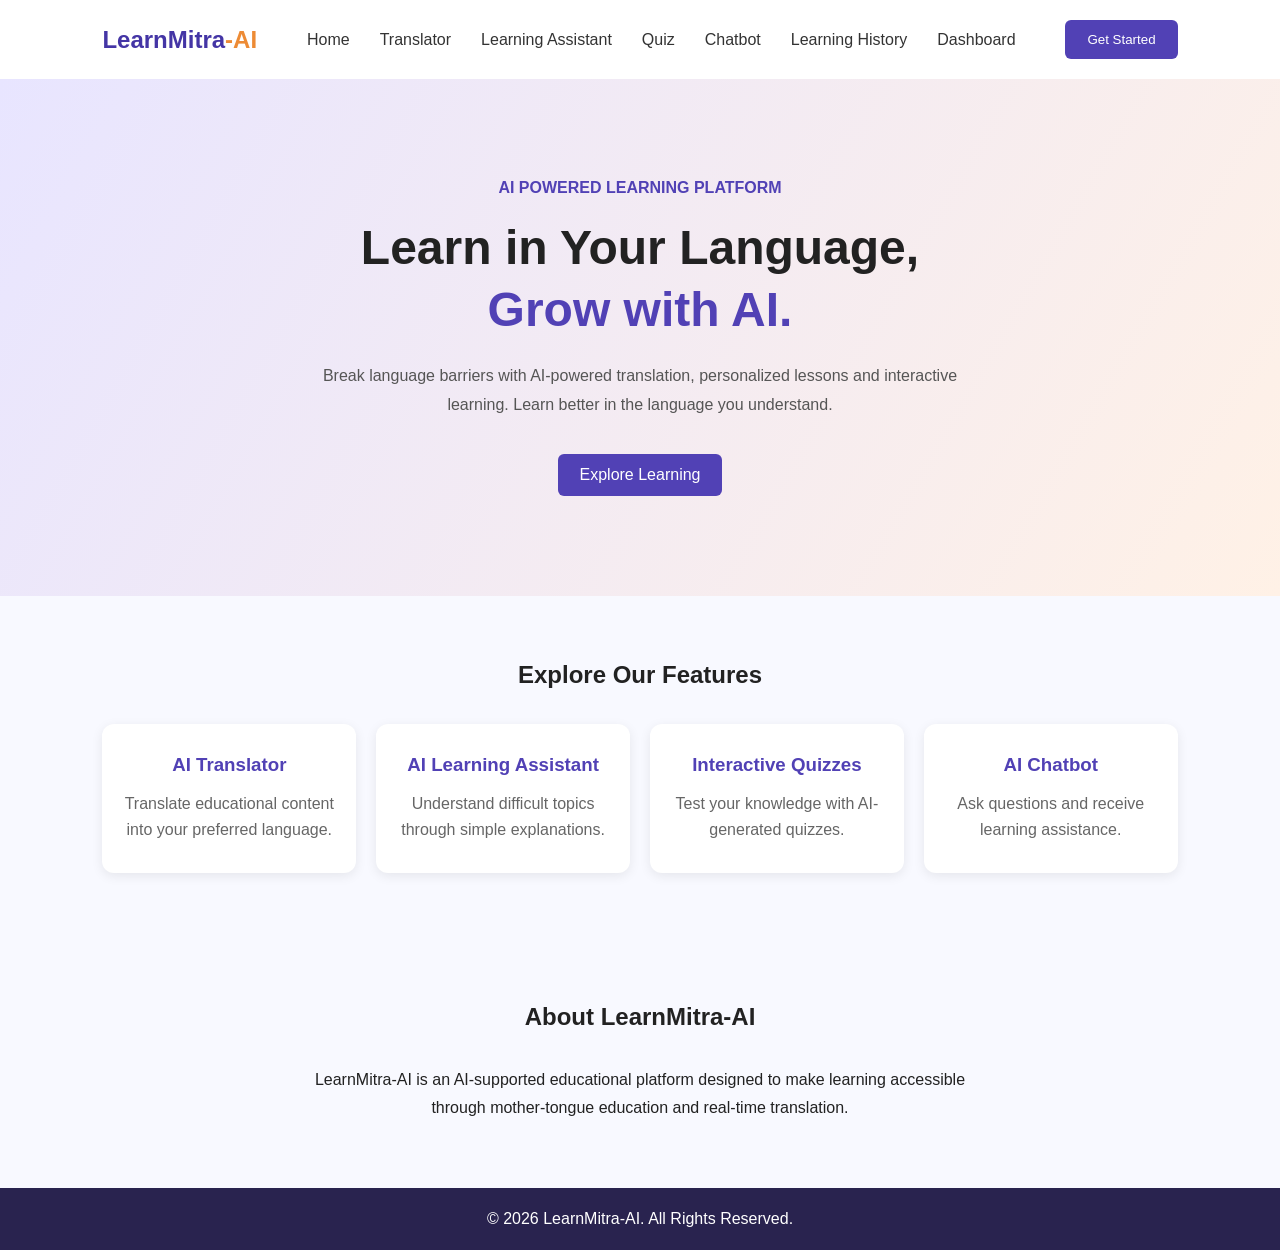
<file: frontend/index.html>
<!DOCTYPE html>
<html lang="en">
<head>
    <meta charset="UTF-8">
    <meta name="viewport" content="width=device-width, initial-scale=1.0">
    <title>LearnMitra-AI | Learn Without Language Barriers</title>
    <link rel="stylesheet" href="style.css">
</head>
<body>

    <header>
        <nav class="navbar">
            <h2 class="logo">LearnMitra<span>-AI</span></h2>
            <ul class="nav-links">
                <li><a href="index.html">Home</a></li>
                <li><a href="translator.html">Translator</a></li>
                <li><a href="assistant.html">Learning Assistant</a></li>
                <li><a href="quiz.html">Quiz</a></li>
                <li><a href="chat.html">Chatbot</a></li>
                <li><a href="history.html">Learning History</a></li>
                <li><a href="dashboard.html">Dashboard</a></li>
            </ul>

            <button class="nav-button" onclick="getStarted()">
                Get Started
            </button>
        </nav>
    </header>

    <main>
        <section class="hero" id="home">
            <div class="hero-content">
                <p class="tagline">AI POWERED LEARNING PLATFORM</p>

                <h1>Learn in Your Language,<br>
                    <span>Grow with AI.</span>
                </h1>

                <p class="description">
                    Break language barriers with AI-powered translation,
                    personalized lessons and interactive learning.
                    Learn better in the language you understand.
                </p>

                <button class="primary-button" onclick="getStarted()">
                    Explore Learning
                </button>
            </div>
        </section>

        <section class="features" id="features">
            <h2>Explore Our Features</h2>

            <div class="feature-container">

                <div class="feature-card">
                    <h3>AI Translator</h3>
                    <p>Translate educational content into your preferred language.</p>
                </div>

                <div class="feature-card">
                    <h3>AI Learning Assistant</h3>
                    <p>Understand difficult topics through simple explanations.</p>
                </div>

                <div class="feature-card">
                    <h3>Interactive Quizzes</h3>
                    <p>Test your knowledge with AI-generated quizzes.</p>
                </div>

                <div class="feature-card">
                    <h3>AI Chatbot</h3>
                    <p>Ask questions and receive learning assistance.</p>
                </div>

            </div>
        </section>

        <section class="about" id="about">
            <h2>About LearnMitra-AI</h2>
            <p>
                LearnMitra-AI is an AI-supported educational platform
                designed to make learning accessible through
                mother-tongue education and real-time translation.
            </p>
        </section>
    </main>

    <footer>
        <p>© 2026 LearnMitra-AI. All Rights Reserved.</p>
    </footer>

    <script src="script.js"></script>
</body>
</html>
</file>
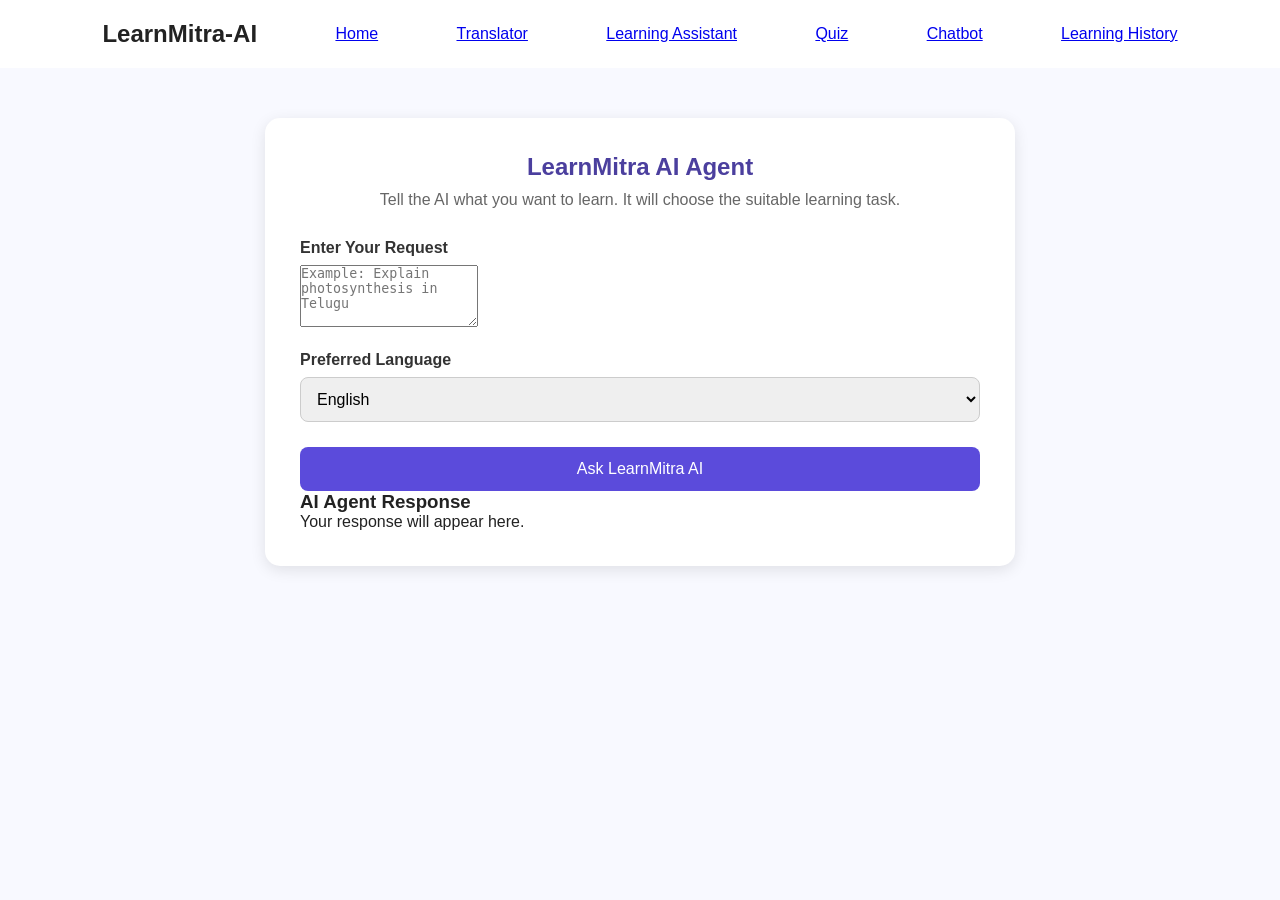
<file: frontend/assistant.html>
<!DOCTYPE html>
<html lang="en">
<head>
    <meta charset="UTF-8">
    <meta name="viewport" content="width=device-width, initial-scale=1.0">
    <title>AI Learning Assistant | LearnMitra-AI</title>
    <link rel="stylesheet" href="style.css">
</head>
<body>

    <nav class="navbar">
        <h2>LearnMitra-AI</h2>
        <a href="index.html">Home</a>
        <a href="translator.html">Translator</a>
        <a href="assistant.html">Learning Assistant</a>
        <a href="quiz.html">Quiz</a>
        <a href="chat.html">Chatbot</a>
        <a href="history.html">Learning History</a>
    </nav>

    <section class="translator-container">
        <h1>LearnMitra AI Agent</h1>
        <p>Tell the AI what you want to learn. It will choose the suitable learning task.</p>

        <label for="agentMessage">Enter Your Request</label>
        <textarea
            id="agentMessage"
            placeholder="Example: Explain photosynthesis in Telugu"
            rows="4"
        ></textarea>

        <label for="agentLanguage">Preferred Language</label>
        <select id="agentLanguage">
            <option value="English">English</option>
            <option value="Telugu">Telugu</option>
            <option value="Tamil">Tamil</option>
            <option value="Hindi">Hindi</option>
            <option value="Kannada">Kannada</option>
        </select>

        <button onclick="runAgent()">Ask LearnMitra AI</button>

        <div id="agentResult">
            <h3>AI Agent Response</h3>
            <p id="agentAction"></p>
            <p id="agentResponse">Your response will appear here.</p>
        </div>
    </section>

    <script src="assistant.js"></script>

</body>
</html>
</file>
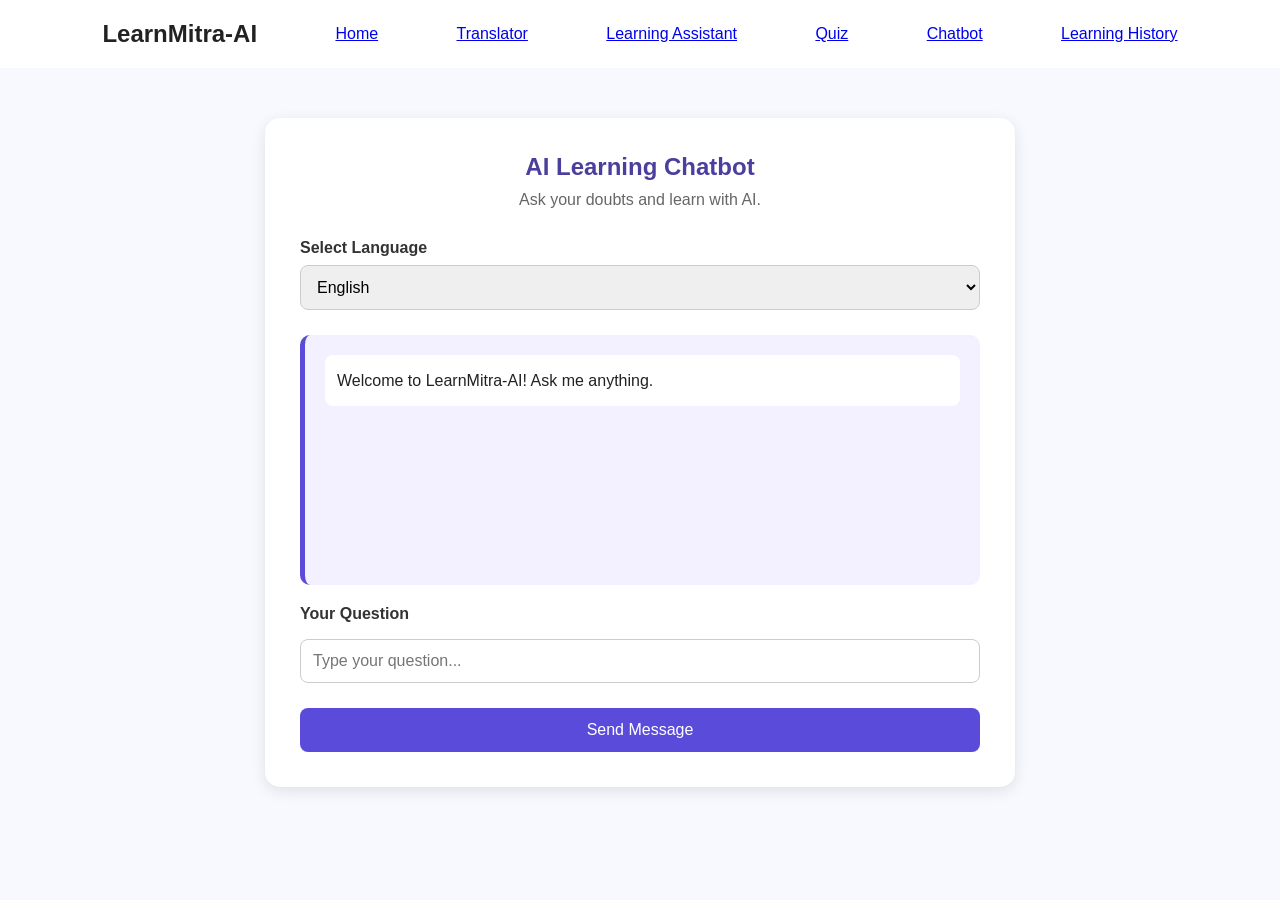
<file: frontend/chat.html>
<!DOCTYPE html>
<html lang="en">
<head>
    <meta charset="UTF-8">
    <meta name="viewport" content="width=device-width, initial-scale=1.0">
    <title>AI Chatbot | LearnMitra-AI</title>
    <link rel="stylesheet" href="style.css">
</head>
<body>

    <nav class="navbar">
        <h2>LearnMitra-AI</h2>
        <a href="index.html">Home</a>
<a href="translator.html">Translator</a>
<a href="assistant.html">Learning Assistant</a>
<a href="quiz.html">Quiz</a>
<a href="chat.html">Chatbot</a>
<a href="history.html">Learning History</a>
       
    </nav>

    <section class="translator-container">

        <h1>AI Learning Chatbot</h1>
        <p>Ask your doubts and learn with AI.</p>

        <label for="language">Select Language</label>

        <select id="language">
            <option value="English">English</option>
            <option value="Telugu">Telugu</option>
            <option value="Tamil">Tamil</option>
            <option value="Hindi">Hindi</option>
            <option value="Kannada">Kannada</option>
        </select>

        <div id="chat-box">
            <p>Welcome to LearnMitra-AI! Ask me anything.</p>
        </div>

        <label for="message">Your Question</label>

        <input
            type="text"
            id="message"
            placeholder="Type your question..."
        >

        <button onclick="sendMessage()">
            Send Message
        </button>

    </section>

    <script src="chat.js"></script>

</body>
</html>
</file>
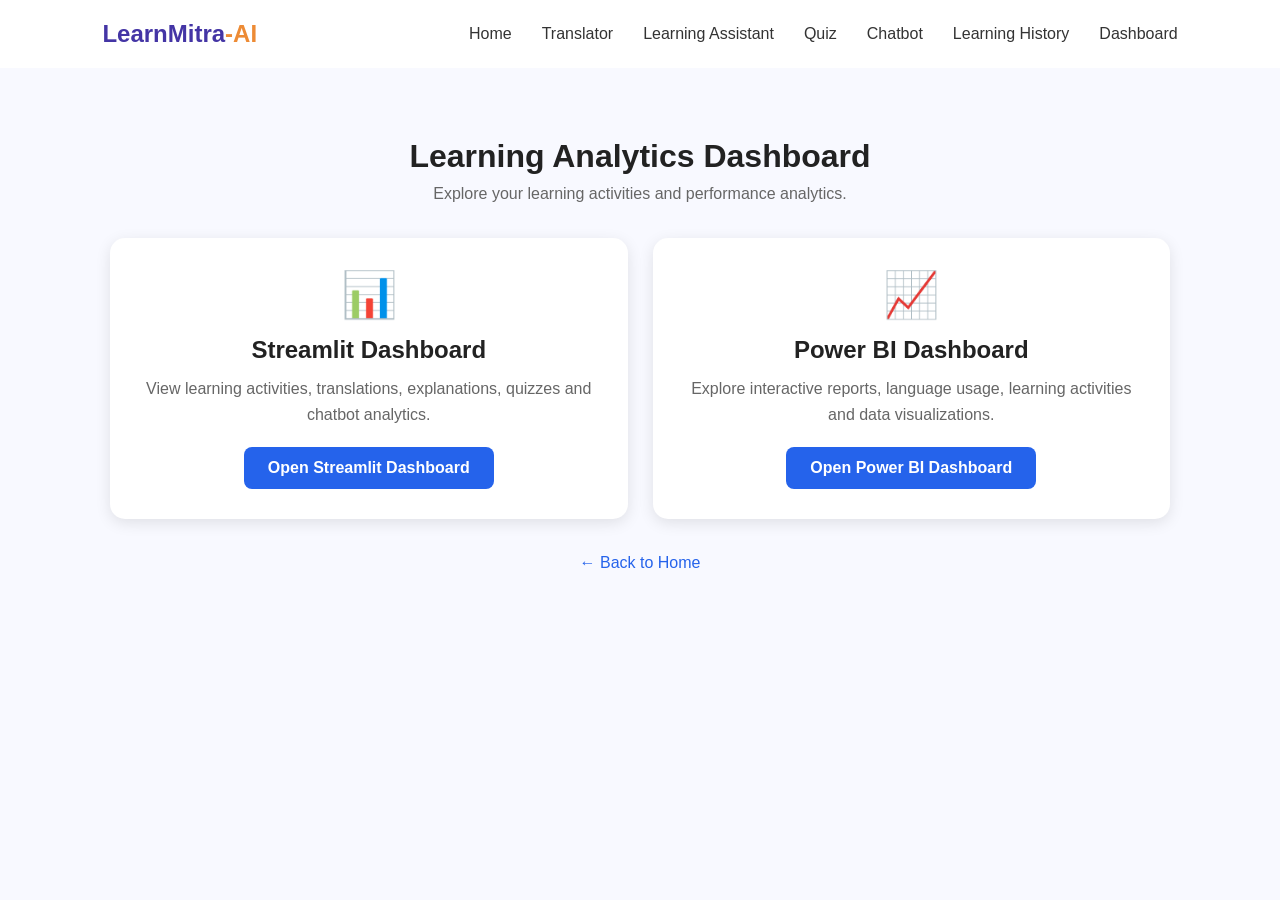
<file: frontend/dashboard.html>
<!DOCTYPE html>
<html lang="en">

<head>
    <meta charset="UTF-8">
    <meta name="viewport" content="width=device-width, initial-scale=1.0">

    <title>Analytics Dashboard | LearnMitra-AI</title>

    <link rel="stylesheet" href="style.css">

    <style>
        .dashboard-container {
            max-width: 1100px;
            margin: 50px auto;
            padding: 20px;
        }

        .dashboard-heading {
            text-align: center;
            margin-bottom: 35px;
        }

        .dashboard-heading h1 {
            font-size: 32px;
            margin-bottom: 10px;
        }

        .dashboard-heading p {
            color: #666;
        }

        .dashboard-grid {
            display: grid;
            grid-template-columns: repeat(2, 1fr);
            gap: 25px;
        }

        .dashboard-card {
            background: white;
            padding: 30px;
            border-radius: 15px;
            box-shadow: 0 4px 15px rgba(0,0,0,0.10);
            text-align: center;
            transition: 0.3s;
        }

        .dashboard-card:hover {
            transform: translateY(-5px);
        }

        .dashboard-icon {
            font-size: 45px;
            margin-bottom: 15px;
        }

        .dashboard-card h2 {
            margin-bottom: 12px;
            color: #222;
        }

        .dashboard-card p {
            color: #666;
            line-height: 1.6;
        }

        .dashboard-btn {
            display: inline-block;
            margin-top: 20px;
            padding: 12px 24px;
            background: #2563eb;
            color: white;
            text-decoration: none;
            border-radius: 8px;
            font-weight: bold;
        }

        .dashboard-btn:hover {
            background: #1d4ed8;
        }

        .back-home {
            display: block;
            text-align: center;
            margin-top: 35px;
            text-decoration: none;
            color: #2563eb;
        }

        @media (max-width: 700px) {
            .dashboard-grid {
                grid-template-columns: 1fr;
            }

            .dashboard-heading h1 {
                font-size: 25px;
            }
        }
    </style>
</head>

<body>

    <!-- Navigation Bar -->
    <nav class="navbar">
        <h2 class="logo">LearnMitra<span>-AI</span></h2>

        <ul class="nav-links">
            <li><a href="index.html">Home</a></li>
            <li><a href="translator.html">Translator</a></li>
            <li><a href="assistant.html">Learning Assistant</a></li>
            <li><a href="quiz.html">Quiz</a></li>
            <li><a href="chat.html">Chatbot</a></li>
            <li><a href="history.html">Learning History</a></li>
            <li><a href="dashboard.html">Dashboard</a></li>
        </ul>
    </nav>

    <!-- Dashboard Section -->
    <main class="dashboard-container">

        <div class="dashboard-heading">
            <h1>Learning Analytics Dashboard</h1>
            <p>
                Explore your learning activities and performance analytics.
            </p>
        </div>

        <div class="dashboard-grid">

            <!-- Streamlit Dashboard -->
            <div class="dashboard-card">

                <div class="dashboard-icon">📊</div>

                <h2>Streamlit Dashboard</h2>

                <p>
                    View learning activities, translations,
                    explanations, quizzes and chatbot analytics.
                </p>

                <a
                    href="https://learnmitra-ai.onrender.com/"
                    target="_blank"
                    rel="noopener noreferrer"
                    class="dashboard-btn">
                    Open Streamlit Dashboard
                </a>

            </div>

            <!-- Power BI Dashboard -->
            <div class="dashboard-card">

                <div class="dashboard-icon">📈</div>

                <h2>Power BI Dashboard</h2>

                <p>
                    Explore interactive reports, language usage,
                    learning activities and data visualizations.
                </p>

                <a
                    href="https://app.powerbi.com/groups/me/reports/57137772-8817-4417-8e4c-4b891d8357fa/29a65020501aa468cd3d?experience=power-bi"
                    target="_blank"
                    rel="noopener noreferrer"
                    class="dashboard-btn">
                    Open Power BI Dashboard
                </a>

            </div>

        </div>

        <a href="index.html" class="back-home">
            ← Back to Home
        </a>

    </main>

</body>
</html>
</file>
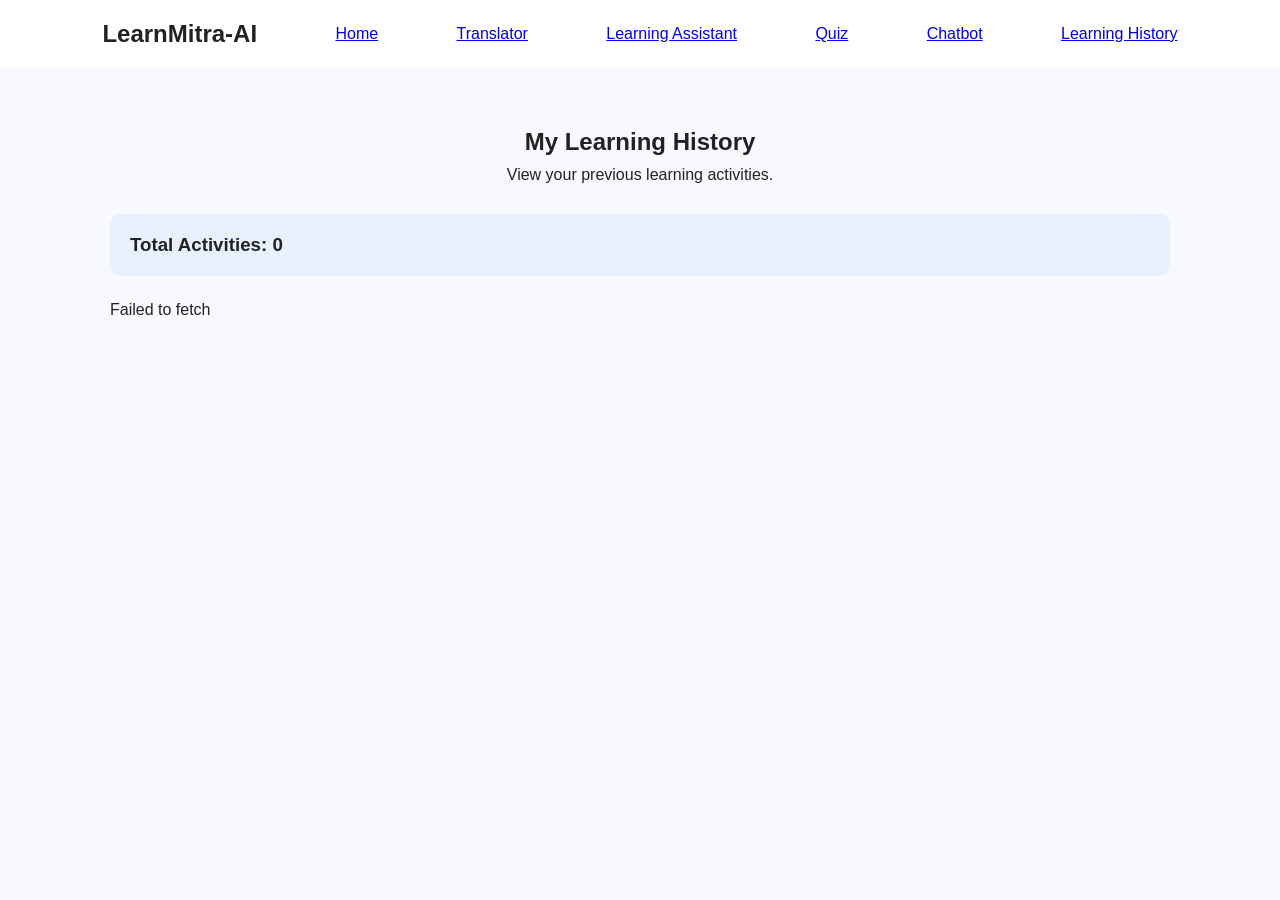
<file: frontend/history.html>
<!DOCTYPE html>
<html lang="en">
<head>
    <meta charset="UTF-8">
    <meta name="viewport" content="width=device-width, initial-scale=1.0">
    <title>Learning History | LearnMitra-AI</title>
    <link rel="stylesheet" href="style.css">
</head>

<body>

    <nav class="navbar">
        <h2>LearnMitra-AI</h2>
        <a href="index.html">Home</a>
<a href="translator.html">Translator</a>
<a href="assistant.html">Learning Assistant</a>
<a href="quiz.html">Quiz</a>
<a href="chat.html">Chatbot</a>
<a href="history.html">Learning History</a>

    </nav>

    <section class="history-container">

        <h1>My Learning History</h1>
        <p>View your previous learning activities.</p>

        <div class="history-summary">
            <h3>Total Activities: <span id="totalRecords">0</span></h3>
        </div>

        <div id="historyList">
            <p>Loading learning history...</p>
        </div>

    </section>

    <script src="history.js"></script>

</body>
</html>
</file>
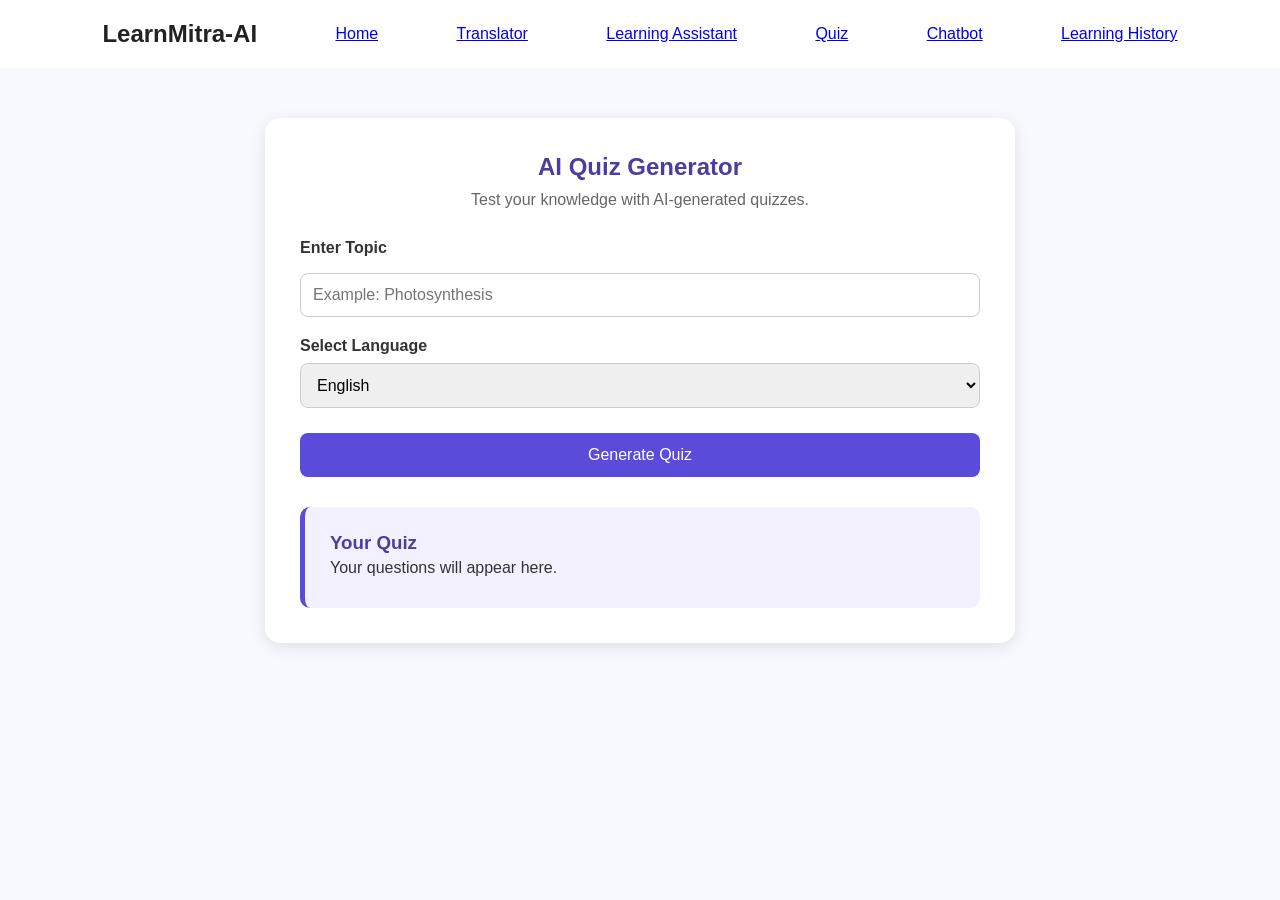
<file: frontend/quiz.html>
<!DOCTYPE html>
<html lang="en">
<head>
    <meta charset="UTF-8">
    <meta name="viewport" content="width=device-width, initial-scale=1.0">
    <title>AI Quiz Generator | LearnMitra-AI</title>
    <link rel="stylesheet" href="style.css">
</head>
<body>

    <nav class="navbar">
        <h2>LearnMitra-AI</h2>
        <a href="index.html">Home</a>
<a href="translator.html">Translator</a>
<a href="assistant.html">Learning Assistant</a>
<a href="quiz.html">Quiz</a>
<a href="chat.html">Chatbot</a>
<a href="history.html">Learning History</a>
    </nav>

    <section class="translator-container">

        <h1>AI Quiz Generator</h1>
        <p>Test your knowledge with AI-generated quizzes.</p>

        <label for="topic">Enter Topic</label>
        <input
            type="text"
            id="topic"
            placeholder="Example: Photosynthesis"
        >

        <label for="language">Select Language</label>
        <select id="language">
            <option value="English">English</option>
            <option value="Telugu">Telugu</option>
            <option value="Tamil">Tamil</option>
            <option value="Hindi">Hindi</option>
            <option value="Kannada">Kannada</option>
        </select>

        <button onclick="generateQuiz()">
            Generate Quiz
        </button>

        <div id="quiz-result">
            <h3>Your Quiz</h3>
            <div id="questions">
                Your questions will appear here.
            </div>
        </div>

    </section>

    <script src="quiz.js"></script>

</body>
</html>
</file>
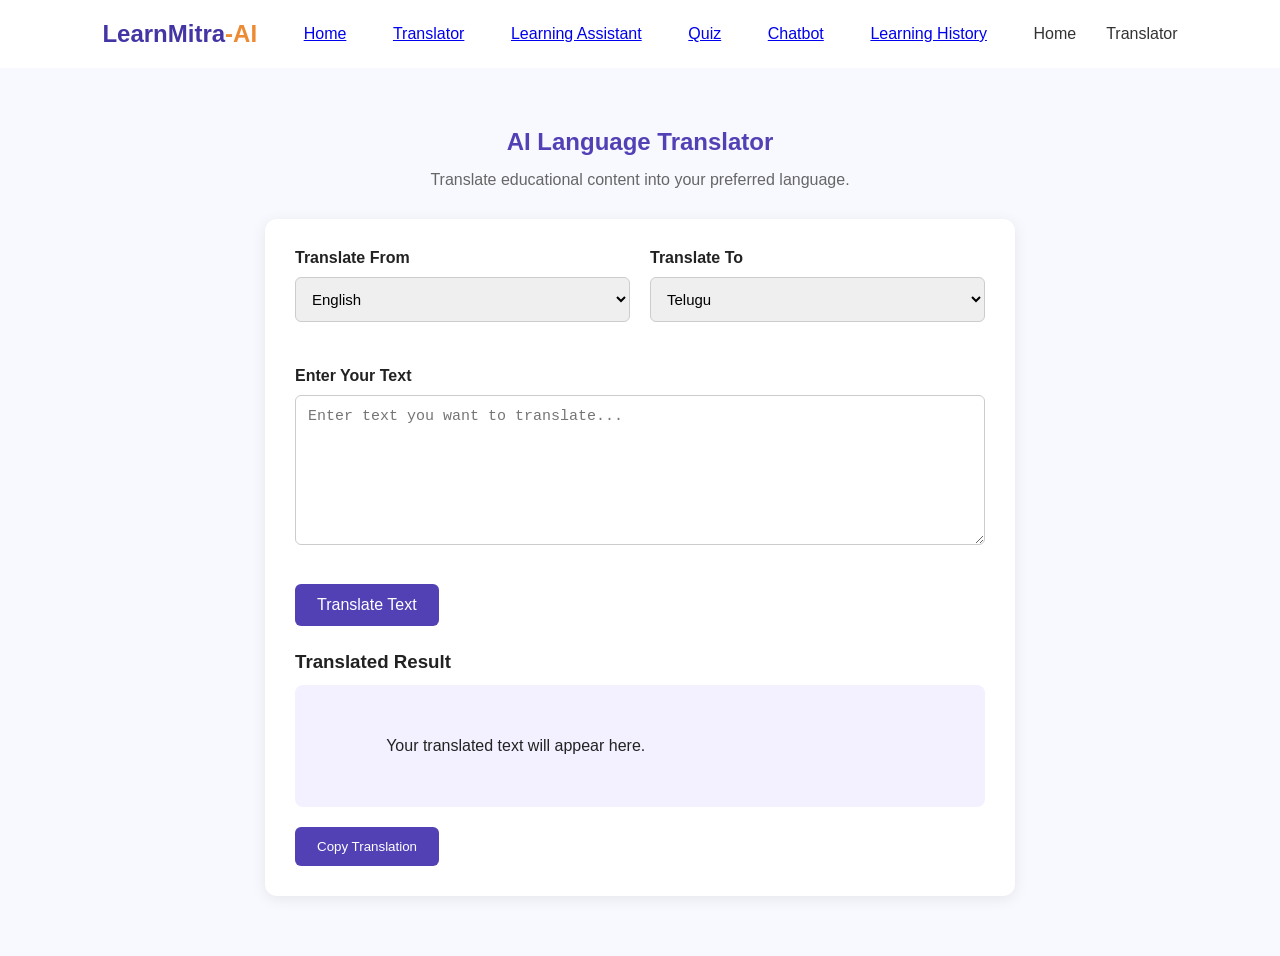
<file: frontend/translator.html>
<!DOCTYPE html>
<html lang="en">
<head>
    <meta charset="UTF-8">
    <meta name="viewport" content="width=device-width, initial-scale=1.0">
    <title>AI Translator | LearnMitra-AI</title>
    <link rel="stylesheet" href="style.css">
</head>
<body>

    <header>
        <nav class="navbar">
            <h2 class="logo">LearnMitra<span>-AI</span></h2>
            <a href="index.html">Home</a>
<a href="translator.html">Translator</a>
<a href="assistant.html">Learning Assistant</a>
<a href="quiz.html">Quiz</a>
<a href="chat.html">Chatbot</a>
<a href="history.html">Learning History</a>
            <ul class="nav-links">
                <li><a href="index.html">Home</a></li>
                <li><a href="translator.html">Translator</a></li>
            </ul>
        </nav>
    </header>

    <section class="translator-section">

        <h1>AI Language Translator</h1>

        <p>Translate educational content into your preferred language.</p>

        <div class="translator-box">

            <div class="language-selection">
                <div>
                    <label>Translate From</label>
                    <select id="sourceLanguage">
                        <option value="English">English</option>
                        <option value="Telugu">Telugu</option>
                        <option value="Tamil">Tamil</option>
                        <option value="Hindi">Hindi</option>
                        <option value="Kannada">Kannada</option>
                    </select>
                </div>

                <div>
                    <label>Translate To</label>
                    <select id="targetLanguage">
                        <option value="Telugu">Telugu</option>
                        <option value="English">English</option>
                        <option value="Tamil">Tamil</option>
                        <option value="Hindi">Hindi</option>
                        <option value="Kannada">Kannada</option>
                    </select>
                </div>
            </div>

            <label>Enter Your Text</label>

            <textarea id="inputText"
                placeholder="Enter text you want to translate..."></textarea>

            <button class="primary-button" onclick="translateText()">
                Translate Text
            </button>

            <h3>Translated Result</h3>

            <div id="outputText" class="output-box">
                Your translated text will appear here.
            </div>

            <button class="nav-button" onclick="copyTranslation()">
                Copy Translation
            </button>

            <p id="status"></p>

        </div>
    </section>

    <script src="translator.js"></script>
</body>
</html>
</file>
<file: frontend/style.css>
* {
    margin: 0;
    padding: 0;
    box-sizing: border-box;
}

body {
    font-family: Arial, sans-serif;
    background-color: #f8f9ff;
    color: #222;
}

.navbar {
    display: flex;
    justify-content: space-between;
    align-items: center;
    padding: 20px 8%;
    background-color: white;
}

.logo {
    color: #4435a5;
}

.logo span {
    color: #ed8b35;
}

.nav-links {
    display: flex;
    list-style: none;
    gap: 30px;
}

.nav-links a {
    text-decoration: none;
    color: #333;
}

.nav-button,
.primary-button {
    background-color: #5141b5;
    color: white;
    border: none;
    padding: 12px 22px;
    border-radius: 6px;
    cursor: pointer;
}

.hero {
    padding: 100px 8%;
    text-align: center;
    background: linear-gradient(120deg, #e8e5ff, #fff1e6);
}

.tagline {
    color: #5141b5;
    font-weight: bold;
    margin-bottom: 20px;
}

.hero h1 {
    font-size: 48px;
    line-height: 1.3;
}

.hero h1 span {
    color: #5141b5;
}

.description {
    max-width: 650px;
    margin: 20px auto;
    line-height: 1.8;
    color: #555;
}

.primary-button {
    margin-top: 15px;
    font-size: 16px;
}

.features,
.about {
    padding: 65px 8%;
    text-align: center;
}

.features h2,
.about h2 {
    margin-bottom: 35px;
}

.feature-container {
    display: grid;
    grid-template-columns: repeat(4, 1fr);
    gap: 20px;
}

.feature-card {
    background-color: white;
    padding: 30px 20px;
    border-radius: 12px;
    box-shadow: 0 3px 12px rgba(0,0,0,0.08);
}

.feature-card h3 {
    color: #5141b5;
    margin-bottom: 15px;
}

.feature-card p {
    color: #666;
    line-height: 1.6;
}

.about p {
    max-width: 700px;
    margin: auto;
    line-height: 1.8;
}

footer {
    background-color: #29234f;
    color: white;
    text-align: center;
    padding: 22px;
}

@media (max-width: 768px) {
    .navbar {
        flex-wrap: wrap;
        gap: 15px;
    }

    .nav-links {
        gap: 15px;
    }

    .hero h1 {
        font-size: 34px;
    }

    .feature-container {
        grid-template-columns: repeat(2, 1fr);
    }
}

@media (max-width: 480px) {
    .feature-container {
        grid-template-columns: 1fr;
    }
}


.translator-section {
    padding: 60px 8%;
    text-align: center;
}

.translator-section h1 {
    color: #5141b5;
    margin-bottom: 15px;
}

.translator-section > p {
    color: #666;
    margin-bottom: 30px;
}

.translator-box {
    max-width: 750px;
    margin: auto;
    background: white;
    padding: 30px;
    border-radius: 12px;
    box-shadow: 0 3px 15px rgba(0,0,0,0.08);
    text-align: left;
}

.language-selection {
    display: grid;
    grid-template-columns: 1fr 1fr;
    gap: 20px;
    margin-bottom: 25px;
}

.translator-box label {
    display: block;
    margin-bottom: 10px;
    font-weight: bold;
}

.translator-box select,
.translator-box textarea {
    width: 100%;
    padding: 12px;
    border: 1px solid #ccc;
    border-radius: 6px;
    margin-bottom: 20px;
    font-size: 15px;
}

.translator-box textarea {
    height: 150px;
    resize: vertical;
}

.translator-box h3 {
    margin: 25px 0 12px;
}

.output-box {
    min-height: 100px;
    background: #f3f1ff;
    padding: 20px;
    border-radius: 8px;
    margin-bottom: 20px;
    line-height: 1.7;
    white-space: pre-wrap;
}

@media (max-width: 600px) {
    .language-selection {
        grid-template-columns: 1fr;
    }
}


/* AI Learning Assistant */

.translator-container {
    max-width: 750px;
    margin: 50px auto;
    padding: 35px;
    background-color: #ffffff;
    border-radius: 15px;
    box-shadow: 0 4px 15px rgba(0, 0, 0, 0.1);
}

.translator-container h1 {
    text-align: center;
    color: #4b3f9e;
    margin-bottom: 10px;
}

.translator-container > p {
    text-align: center;
    color: #666;
    margin-bottom: 30px;
}

.translator-container label {
    display: block;
    margin-top: 20px;
    margin-bottom: 8px;
    font-weight: bold;
    color: #333;
}

.translator-container input,
.translator-container select {
    width: 100%;
    padding: 12px;
    border: 1px solid #ccc;
    border-radius: 8px;
    font-size: 16px;
    box-sizing: border-box;
}

.translator-container button {
    width: 100%;
    padding: 13px;
    margin-top: 25px;
    background-color: #5b4bdb;
    color: white;
    border: none;
    border-radius: 8px;
    font-size: 16px;
    cursor: pointer;
}

.translator-container button:hover {
    background-color: #4032ad;
}

#result {
    margin-top: 30px;
    padding: 20px;
    background-color: #f3f1ff;
    border-radius: 10px;
    border-left: 5px solid #5b4bdb;
}

#result h3 {
    color: #4b3f9e;
    margin-top: 0;
}

#explanation {
    color: #333;
    line-height: 1.8;
    white-space: pre-wrap;
    overflow-wrap: anywhere;
}

/* Mobile Responsive */

@media (max-width: 600px) {
    .translator-container {
        margin: 20px 12px;
        padding: 22px;
    }

    .translator-container h1 {
        font-size: 24px;
    }
}

/* AI Quiz Generator */

#quiz-result {
    margin-top: 30px;
    padding: 25px;
    background-color: #f3f1ff;
    border-radius: 10px;
    border-left: 5px solid #5b4bdb;
}

#quiz-result h3 {
    color: #4b3f9e;
    margin-top: 0;
}

#questions {
    color: #333;
    line-height: 1.8;
}

#questions h3 {
    color: #4b3f9e;
    margin-top: 20px;
}

#questions label {
    display: inline-block;
    margin: 8px 0;
    font-weight: normal;
    cursor: pointer;
}

#questions input[type="radio"] {
    width: auto;
    margin-right: 8px;
    cursor: pointer;
}

#questions button {
    width: 100%;
    padding: 13px;
    margin-top: 20px;
    background-color: #5b4bdb;
    color: white;
    border: none;
    border-radius: 8px;
    font-size: 16px;
    cursor: pointer;
}

#questions button:hover {
    background-color: #4032ad;
}

@media (max-width: 600px) {
    #quiz-result {
        padding: 18px;
    }

    #questions h3 {
        font-size: 17px;
    }
}


/* AI Chatbot */

#chat-box {
    min-height: 250px;
    max-height: 400px;
    overflow-y: auto;
    margin-top: 25px;
    padding: 20px;
    background-color: #f3f1ff;
    border-radius: 10px;
    border-left: 5px solid #5b4bdb;
}

#chat-box p {
    padding: 12px;
    margin-bottom: 12px;
    background-color: white;
    border-radius: 8px;
    line-height: 1.7;
    overflow-wrap: anywhere;
}

#chat-box p:last-child {
    margin-bottom: 0;
}

.translator-container input[type="text"] {
    margin-top: 8px;
}

@media (max-width: 600px) {
    #chat-box {
        min-height: 200px;
        padding: 15px;
    }
}


/* Learning History Page */

.history-container {
    max-width: 1100px;
    margin: 40px auto;
    padding: 20px;
}

.history-container h1 {
    text-align: center;
    margin-bottom: 10px;
}

.history-container > p {
    text-align: center;
    margin-bottom: 30px;
}

.history-summary {
    background: #e8f0fe;
    padding: 20px;
    border-radius: 10px;
    margin-bottom: 25px;
}

.history-card {
    background: white;
    padding: 20px;
    margin-bottom: 20px;
    border-radius: 10px;
    border: 1px solid #ddd;
    box-shadow: 0 2px 8px rgba(0, 0, 0, 0.08);
}

.history-card h3 {
    color: #2457a7;
    margin-bottom: 15px;
}

.history-card p {
    margin: 10px 0;
    line-height: 1.6;
    overflow-wrap: anywhere;
}

@media (max-width: 600px) {
    .history-container {
        padding: 12px;
    }

    .history-card {
        padding: 15px;
    }
}
</file>
